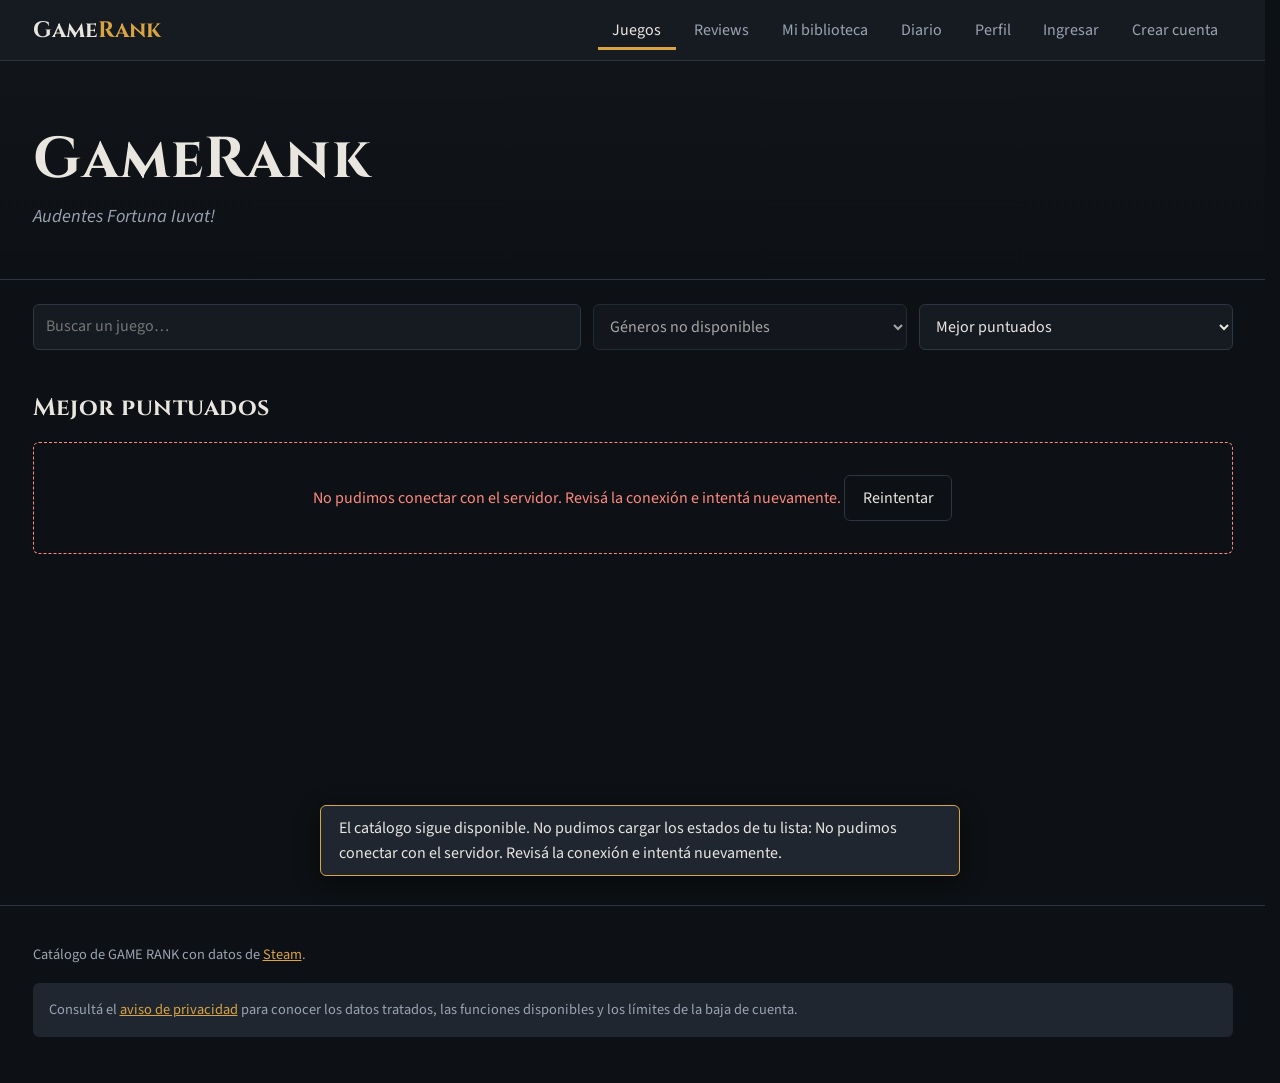
<file: Gamerank_v3/index.html>
<!DOCTYPE html>
<html lang="es">
<head>
  <meta charset="UTF-8">
  <meta name="viewport" content="width=device-width, initial-scale=1.0">
  <meta name="description" content="GameRank: descubrí, puntuá y reseñá videojuegos.">
  <title>Juegos · GameRank</title>
  <link rel="preconnect" href="https://fonts.googleapis.com">
  <link rel="preconnect" href="https://fonts.gstatic.com" crossorigin>
  <link href="https://fonts.googleapis.com/css2?family=Cinzel:wght@600;700&family=Source+Sans+3:wght@400;600&display=optional" rel="stylesheet">
  <link rel="stylesheet" href="css/styles.css">
  <link rel="stylesheet" href="css/auth.css">
</head>
<body>
  <script src="js/app.js"></script>
  <main>
    <section class="hero">
      <div class="container">
        <h1>GameRank</h1>
        <p>Audentes Fortuna Iuvat!</p>
      </div>
    </section>

    <div class="container">
      <form class="toolbar" id="filtros" role="search">
        <label class="sr-only" for="q">Buscar juego</label>
        <input type="search" id="q" placeholder="Buscar un juego…" maxlength="100">
        <label class="sr-only" for="genero">Género</label>
        <select id="genero"><option value="">Todos los géneros</option></select>
        <label class="sr-only" for="orden">Ordenar por</label>
        <select id="orden">
          <option value="puntuacion">Mejor puntuados</option>
          <option value="lanzamiento">Más recientes</option>
          <option value="titulo">Nombre (A-Z)</option>
        </select>
      </form>

      <h2 id="titulo-lista">Mejor puntuados</h2>
      <div id="catalogo-aviso" aria-live="polite"></div>
      <p id="personal-aviso" class="aviso-flotante" role="status" aria-live="polite"></p>
      <div id="resultados" class="grid" aria-live="polite"></div>
      <div id="pager" class="toolbar" style="justify-content:center"></div>
    </div>
  </main>

  <footer class="site-footer">
    <div class="container">
      <p>Catálogo de GAME RANK con datos de <a href="https://store.steampowered.com" target="_blank" rel="noopener">Steam</a>.</p>
      <p class="privacy">Consultá el <a href="reviews.html#privacidad">aviso de privacidad</a> para conocer los datos tratados, las funciones disponibles y los límites de la baja de cuenta.</p>
    </div>
  </footer>

  <script src="js/api.js"></script>
  <script src="js/auth.js"></script>
  <script src="js/catalogo.js"></script>
</body>
</html>
</file>
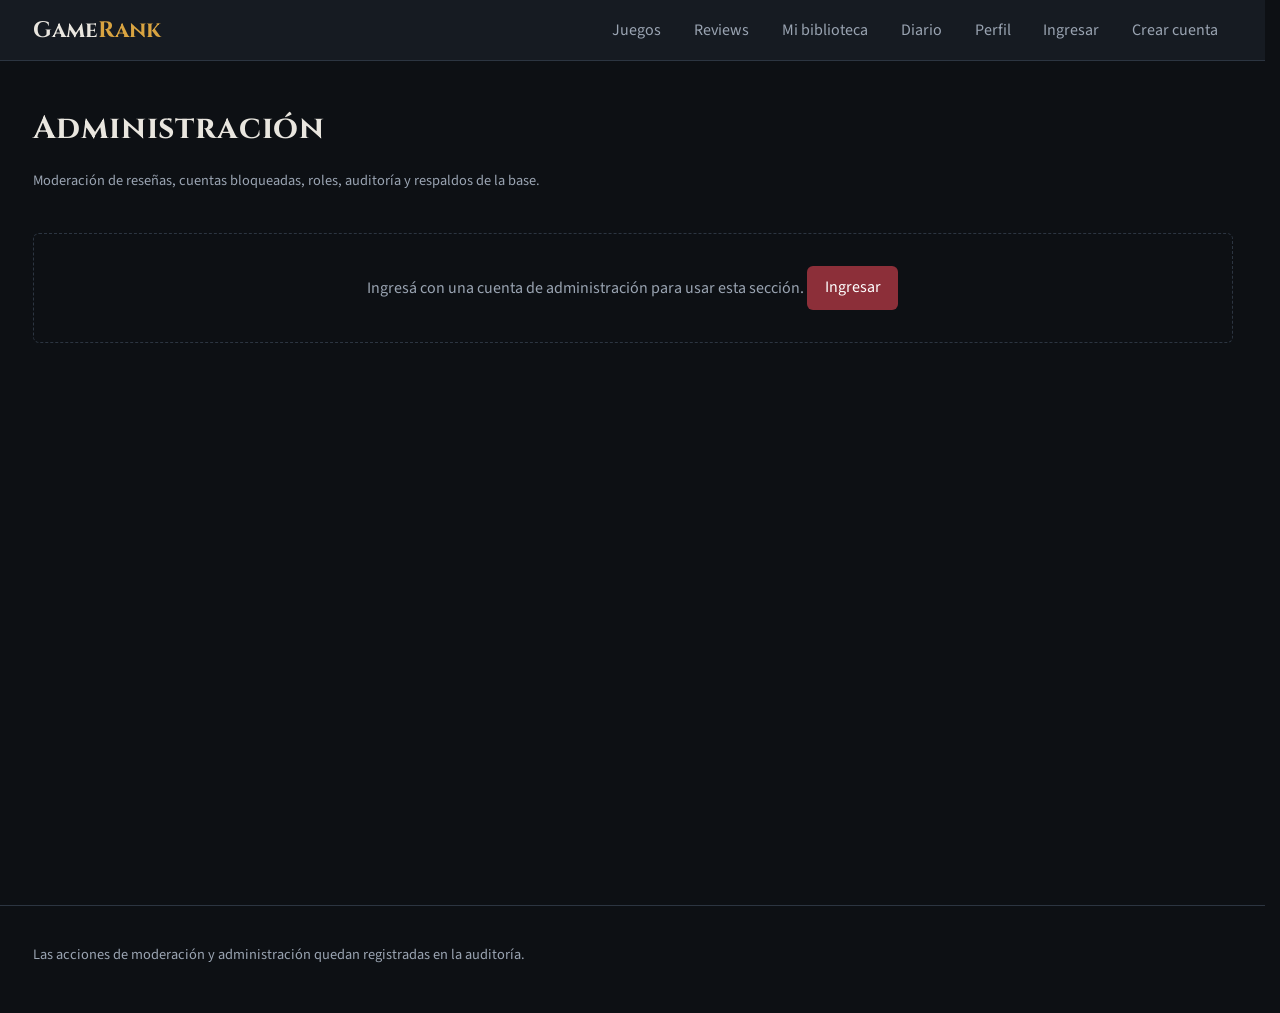
<file: Gamerank_v3/admin.html>
<!DOCTYPE html>
<html lang="es">
<head>
  <meta charset="UTF-8">
  <meta name="viewport" content="width=device-width, initial-scale=1.0">
  <meta name="description" content="Administración de GameRank: moderación, usuarios, auditoría y respaldos.">
  <title>Administración · GameRank</title>
  <link rel="preconnect" href="https://fonts.googleapis.com">
  <link rel="preconnect" href="https://fonts.gstatic.com" crossorigin>
  <link href="https://fonts.googleapis.com/css2?family=Cinzel:wght@600;700&family=Source+Sans+3:wght@400;600&display=optional" rel="stylesheet">
  <link rel="stylesheet" href="css/styles.css">
  <link rel="stylesheet" href="css/auth.css">
  <link rel="stylesheet" href="css/perfiles.css">
</head>
<body>
  <script src="js/app.js"></script>
  <main class="container" id="main">
    <div class="page-head">
      <h1>Administración</h1>
      <p class="meta">Moderación de reseñas, cuentas bloqueadas, roles, auditoría y respaldos de la base.</p>
    </div>
    <div class="tabs" id="secciones" role="tablist" aria-label="Secciones de administración"></div>
    <div id="contenido" aria-live="polite"></div>
  </main>

  <footer class="site-footer">
    <div class="container">
      <p>Las acciones de moderación y administración quedan registradas en la auditoría.</p>
    </div>
  </footer>

  <script src="js/api.js"></script>
  <script src="js/auth.js"></script>
  <script src="js/admin.js"></script>
</body>
</html>
</file>
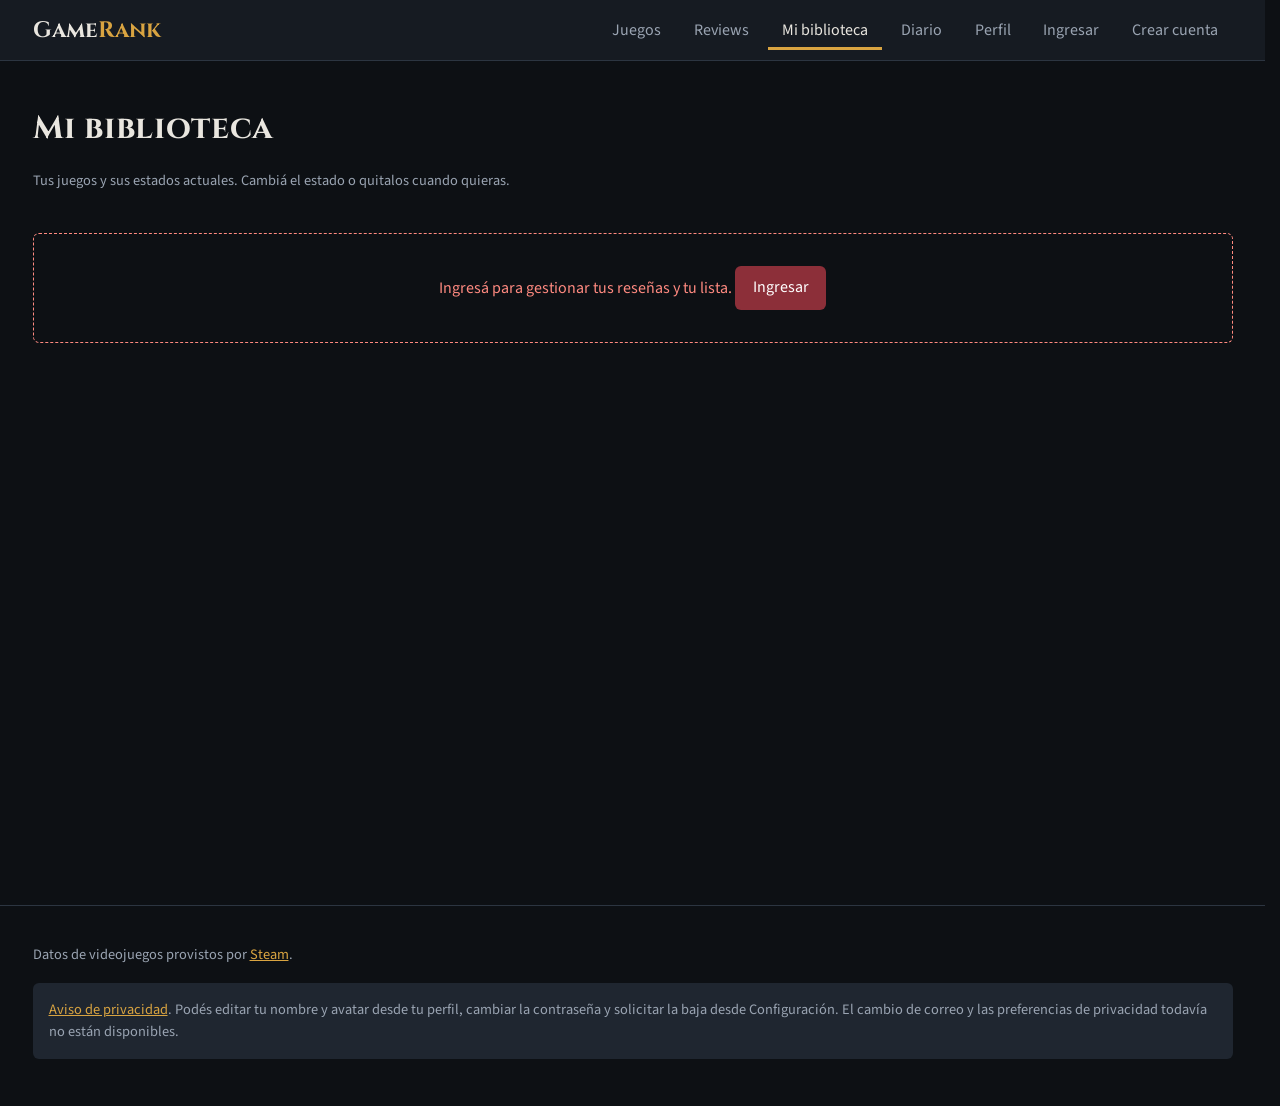
<file: Gamerank_v3/biblioteca.html>
<!DOCTYPE html>
<html lang="es">
<head>
  <meta charset="UTF-8">
  <meta name="viewport" content="width=device-width, initial-scale=1.0">
  <title>Mi biblioteca · GameRank</title>
  <link rel="preconnect" href="https://fonts.googleapis.com">
  <link rel="preconnect" href="https://fonts.gstatic.com" crossorigin>
  <link href="https://fonts.googleapis.com/css2?family=Cinzel:wght@600;700&family=Source+Sans+3:wght@400;600&display=optional" rel="stylesheet">
  <link rel="stylesheet" href="css/styles.css">
  <link rel="stylesheet" href="css/auth.css">
  <link rel="stylesheet" href="css/perfiles.css">
</head>
<body>
  <script src="js/app.js"></script>
  <main class="container" id="main"></main>
  <script src="js/api.js"></script>
  <script src="js/auth.js"></script>
  <script src="js/datos.js"></script>
  <script src="js/perfil-store.js"></script>
  <script src="js/biblioteca.js"></script>
</body>
</html>
</file>
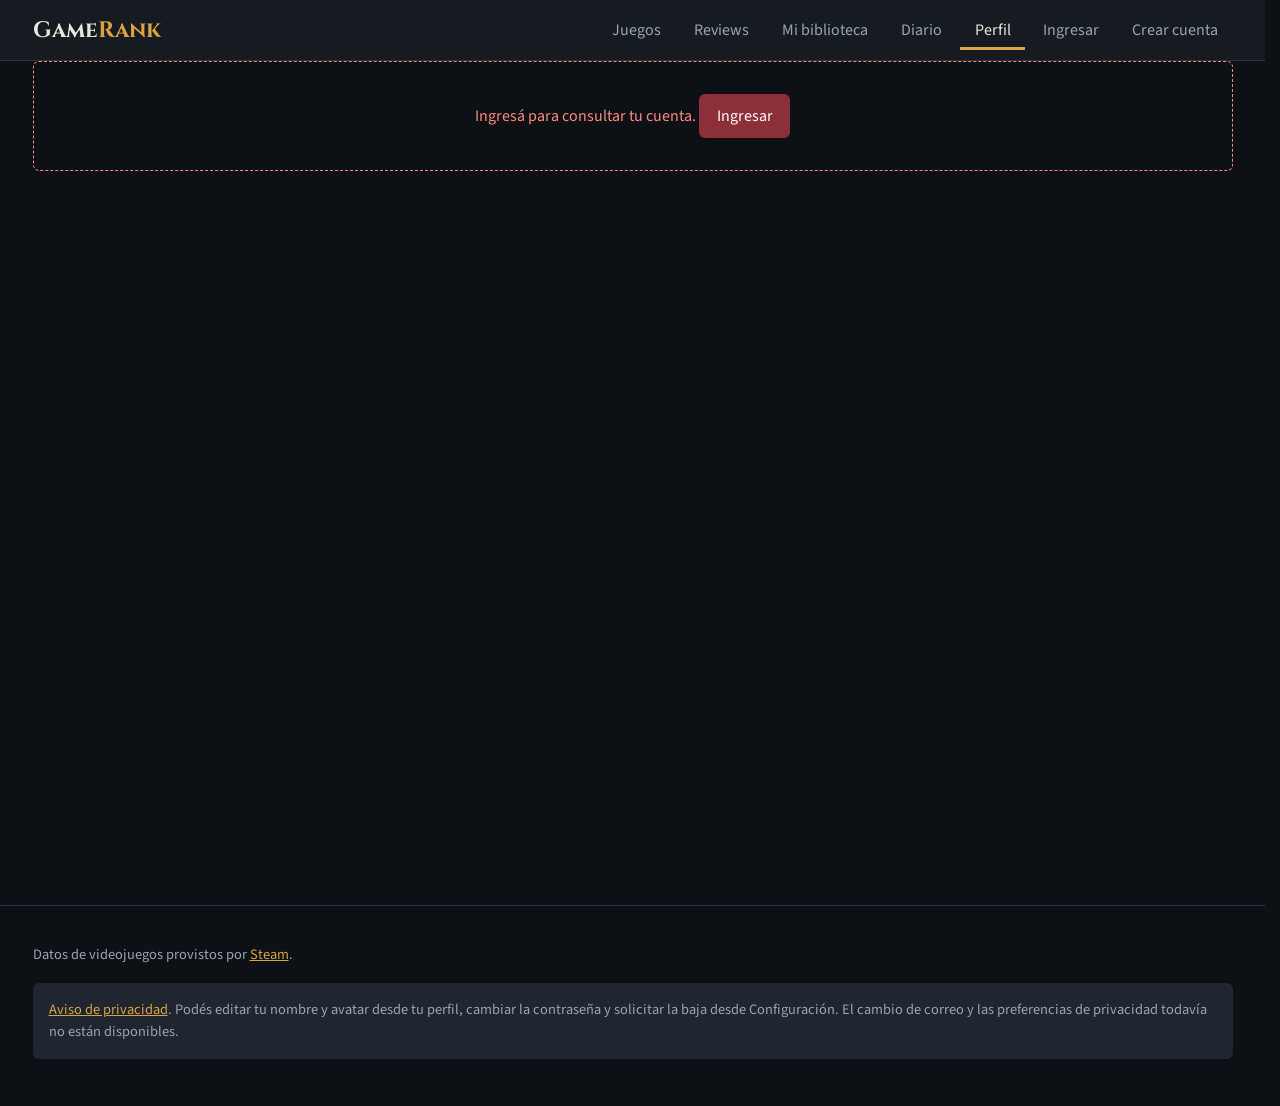
<file: Gamerank_v3/configuracion.html>
<!DOCTYPE html>
<html lang="es">
<head>
  <meta charset="UTF-8">
  <meta name="viewport" content="width=device-width, initial-scale=1.0">
  <title>Configuración · GameRank</title>
  <link rel="preconnect" href="https://fonts.googleapis.com">
  <link rel="preconnect" href="https://fonts.gstatic.com" crossorigin>
  <link href="https://fonts.googleapis.com/css2?family=Cinzel:wght@600;700&family=Source+Sans+3:wght@400;600&display=optional" rel="stylesheet">
  <link rel="stylesheet" href="css/styles.css">
  <link rel="stylesheet" href="css/auth.css">
  <link rel="stylesheet" href="css/perfiles.css">
</head>
<body>
  <script src="js/app.js"></script>
  <main class="container" id="main"></main>
  <script src="js/api.js"></script>
  <script src="js/auth.js"></script>
  <script src="js/datos.js"></script>
  <script src="js/perfil-store.js"></script>
  <script src="js/configuracion.js"></script>
</body>
</html>
</file>
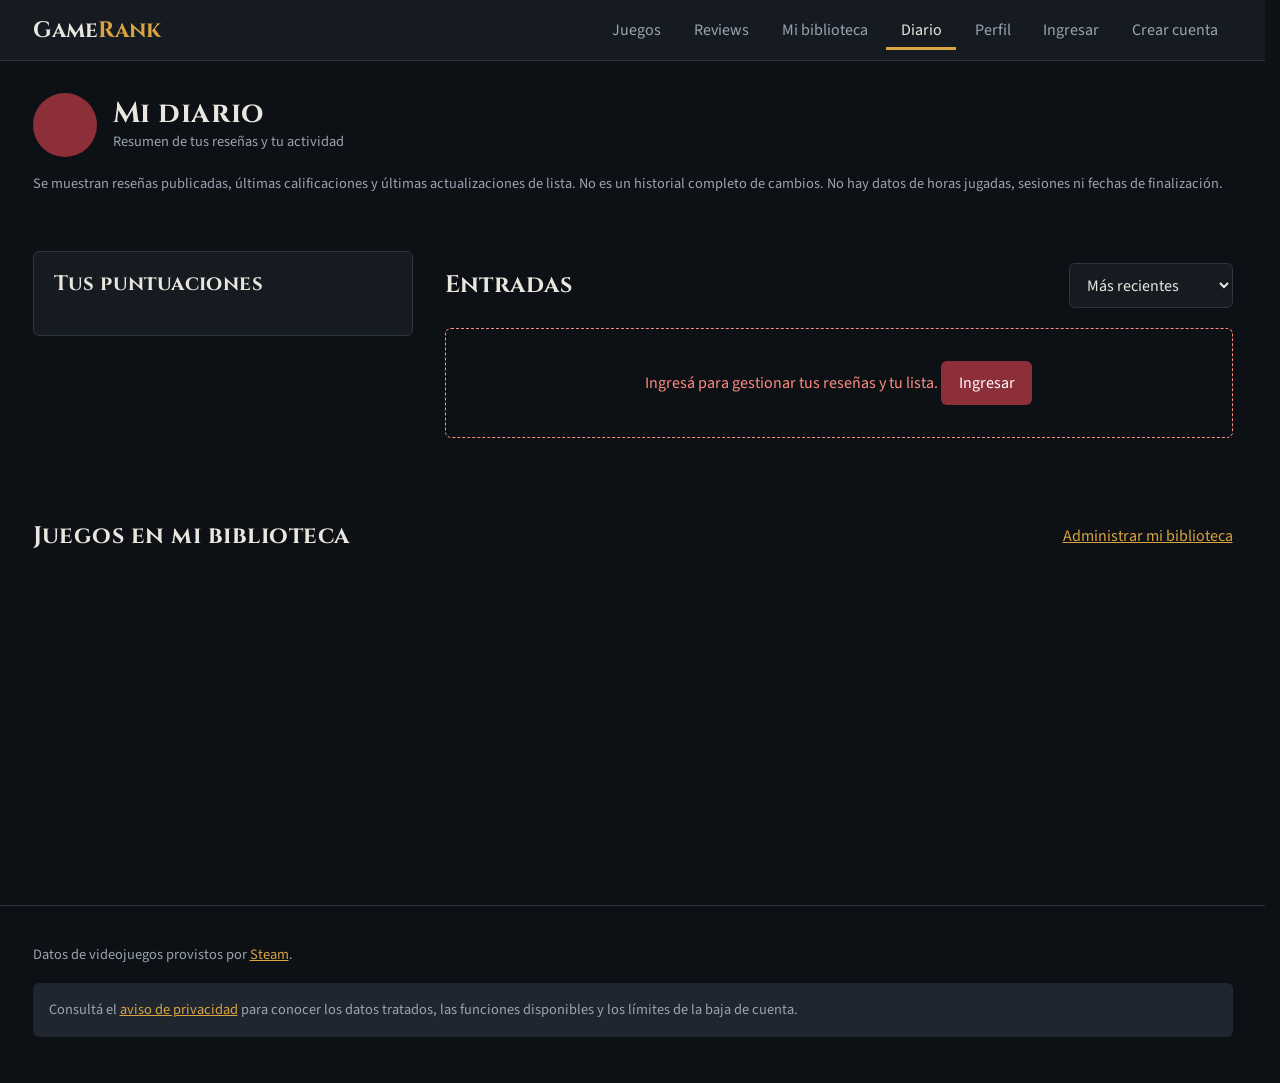
<file: Gamerank_v3/diario.html>
<!DOCTYPE html>
<html lang="es">
<head>
  <meta charset="UTF-8">
  <meta name="viewport" content="width=device-width, initial-scale=1.0">
  <meta name="description" content="Tu diario en GameRank: resumen de tus reseñas, puntajes y lista de juegos.">
  <title>Diario · GameRank</title>
  <link rel="preconnect" href="https://fonts.googleapis.com">
  <link rel="preconnect" href="https://fonts.gstatic.com" crossorigin>
  <link href="https://fonts.googleapis.com/css2?family=Cinzel:wght@600;700&family=Source+Sans+3:wght@400;600&display=optional" rel="stylesheet">
  <link rel="stylesheet" href="css/styles.css">
  <link rel="stylesheet" href="css/auth.css">
  <link rel="stylesheet" href="css/perfiles.css">
</head>
<body>
  <script src="js/app.js"></script>
  <main class="container">
    <div class="profile-head">
      <div class="avatar" id="diario-avatar" aria-hidden="true"></div>
      <div><h1>Mi diario</h1><p class="meta" style="margin:0">Resumen de tus reseñas y tu actividad</p></div>
    </div>

    <p class="meta">Se muestran reseñas publicadas, últimas calificaciones y últimas actualizaciones de lista. No es un historial completo de cambios. No hay datos de horas jugadas, sesiones ni fechas de finalización.</p>
    <div id="diario-aviso" aria-live="polite"></div>
    <section class="stats" id="stats" aria-label="Estadísticas"></section>

    <div class="layout-2col">
      <section class="panel" aria-labelledby="t-dist">
        <h2 id="t-dist">Tus puntuaciones</h2>
        <div id="dist"></div>
      </section>

      <section aria-labelledby="t-diario">
        <div class="list-head">
          <h2 id="t-diario">Entradas</h2>
          <label class="sr-only" for="orden">Ordenar</label>
          <select id="orden">
            <option value="recientes">Más recientes</option>
            <option value="mejor">Mejor puntuados</option>
            <option value="peor">Peor puntuados</option>
          </select>
        </div>
        <div id="entradas" aria-live="polite"></div>
      </section>
    </div>

    <section class="profile-list" aria-labelledby="t-lista">
      <div class="list-head">
        <h2 id="t-lista">Juegos en mi biblioteca</h2>
        <a href="biblioteca.html">Administrar mi biblioteca</a>
      </div>
      <div class="tabs" id="tabs-lista" role="group" aria-label="Filtrar lista por estado"></div>
      <div id="lista-perfil" class="grid compact" aria-live="polite"></div>
    </section>
  </main>

  <footer class="site-footer">
    <div class="container">
      <p>Datos de videojuegos provistos por <a href="https://store.steampowered.com" target="_blank" rel="noopener">Steam</a>.</p>
      <p class="privacy">Consultá el <a href="reviews.html#privacidad">aviso de privacidad</a> para conocer los datos tratados, las funciones disponibles y los límites de la baja de cuenta.</p>
    </div>
  </footer>

  <script src="js/api.js"></script>
  <script src="js/auth.js"></script>
  <script src="js/datos.js"></script>
  <script src="js/perfil-store.js"></script>
  <script src="js/diario.js"></script>
</body>
</html>
</file>
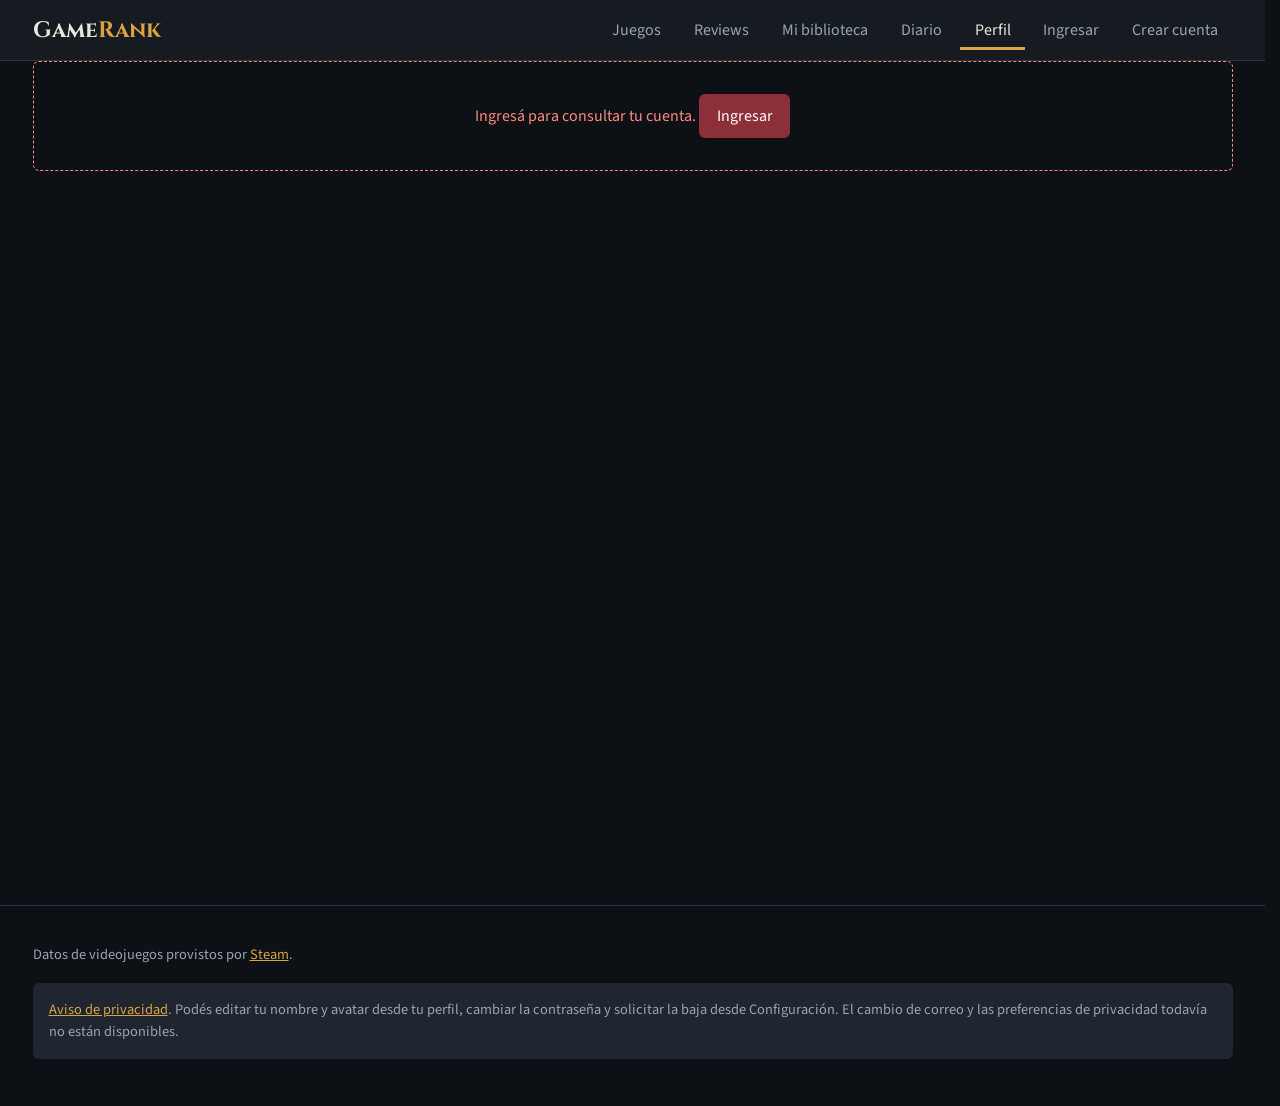
<file: Gamerank_v3/editar-perfil.html>
<!DOCTYPE html>
<html lang="es">
<head>
  <meta charset="UTF-8">
  <meta name="viewport" content="width=device-width, initial-scale=1.0">
  <title>Editar perfil · GameRank</title>
  <link rel="preconnect" href="https://fonts.googleapis.com">
  <link rel="preconnect" href="https://fonts.gstatic.com" crossorigin>
  <link href="https://fonts.googleapis.com/css2?family=Cinzel:wght@600;700&family=Source+Sans+3:wght@400;600&display=optional" rel="stylesheet">
  <link rel="stylesheet" href="css/styles.css">
  <link rel="stylesheet" href="css/auth.css">
  <link rel="stylesheet" href="css/perfiles.css">
</head>
<body>
  <script src="js/app.js"></script>
  <main class="container" id="main"></main>
  <script src="js/api.js"></script>
  <script src="js/auth.js"></script>
  <script src="js/datos.js"></script>
  <script src="js/perfil-store.js"></script>
  <script src="js/editar-perfil.js"></script>
</body>
</html>
</file>
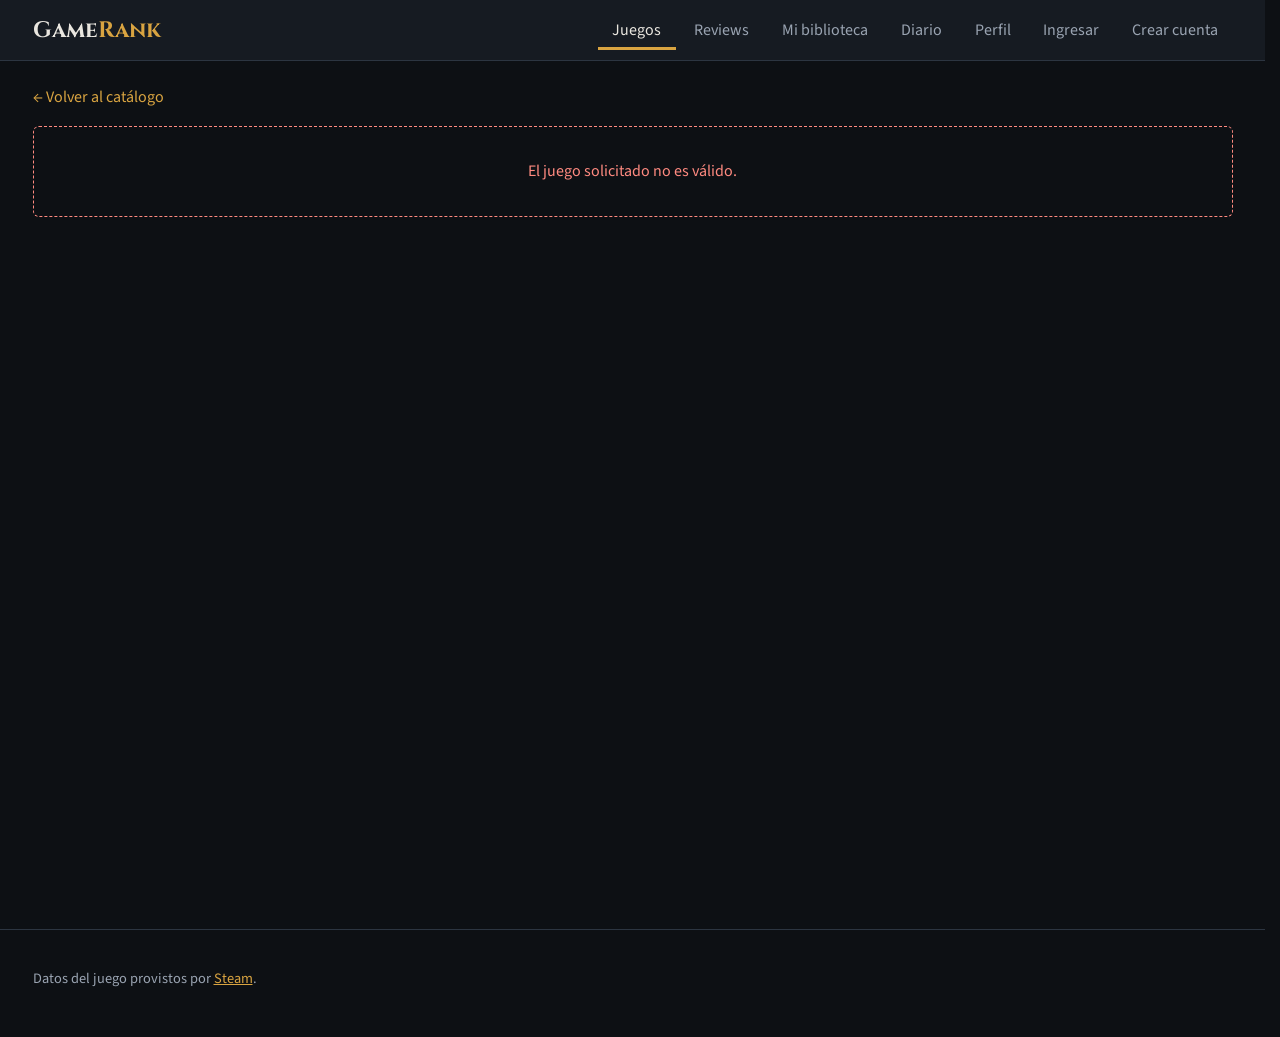
<file: Gamerank_v3/juego.html>
<!DOCTYPE html>
<html lang="es">
<head>
  <meta charset="UTF-8">
  <meta name="viewport" content="width=device-width, initial-scale=1.0">
  <title>Juego · GameRank</title>
  <link rel="preconnect" href="https://fonts.googleapis.com">
  <link rel="preconnect" href="https://fonts.gstatic.com" crossorigin>
  <link href="https://fonts.googleapis.com/css2?family=Cinzel:wght@600;700&family=Source+Sans+3:wght@400;600&display=optional" rel="stylesheet">
  <link rel="stylesheet" href="css/styles.css">
  <link rel="stylesheet" href="css/auth.css">
</head>
<body>
  <script src="js/app.js"></script>
  <main class="container">
    <p class="volver"><a href="index.html">← Volver al catálogo</a></p>
    <div id="ficha" aria-live="polite"></div>
    <p id="ficha-aviso" class="aviso-flotante" role="status" aria-live="polite"></p>
    <section id="ficha-resenas" class="ficha-resenas" aria-labelledby="t-resenas" hidden>
      <div class="list-head">
        <h2 id="t-resenas">Reseñas de este juego</h2>
        <a class="btn" id="escribir" href="reviews.html">Escribir una reseña</a>
      </div>
      <div id="lista" aria-live="polite"></div>
      <div id="resenas-pager" class="toolbar"></div>
    </section>
  </main>

  <footer class="site-footer">
    <div class="container">
      <p>Datos del juego provistos por <a href="https://store.steampowered.com" target="_blank" rel="noopener">Steam</a>.</p>
    </div>
  </footer>

  <script src="js/api.js"></script>
  <script src="js/auth.js"></script>
  <script src="js/datos.js"></script>
  <script src="js/reportes.js"></script>
  <script src="js/juego.js"></script>
</body>
</html>
</file>
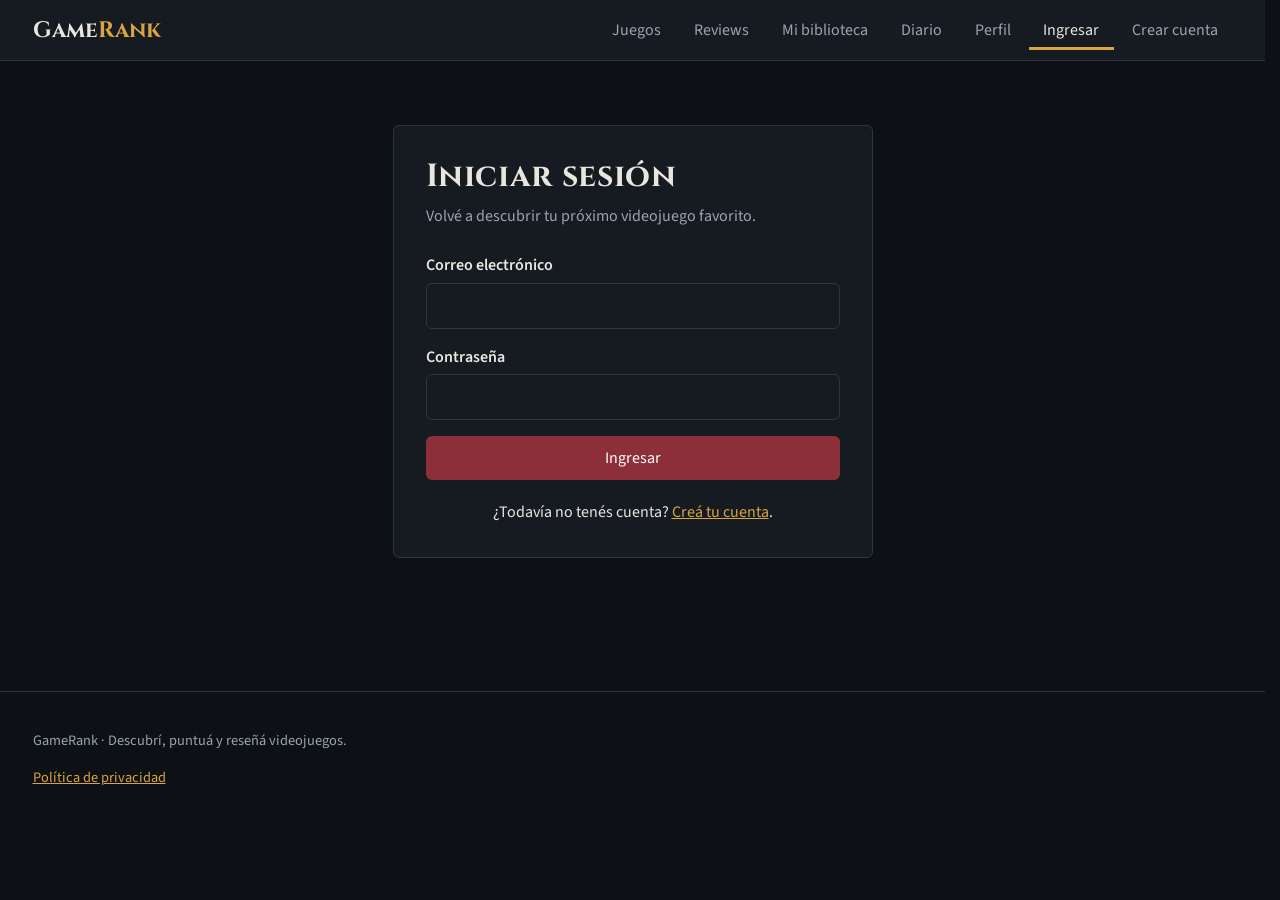
<file: Gamerank_v3/login.html>
<!DOCTYPE html>
<html lang="es">
<head>
  <meta charset="UTF-8">
  <meta name="viewport" content="width=device-width, initial-scale=1.0">
  <meta name="description" content="Ingresá a tu cuenta de GameRank.">
  <title>Iniciar sesión · GameRank</title>
  <link rel="preconnect" href="https://fonts.googleapis.com">
  <link rel="preconnect" href="https://fonts.gstatic.com" crossorigin>
  <link href="https://fonts.googleapis.com/css2?family=Cinzel:wght@600;700&family=Source+Sans+3:wght@400;600&display=optional" rel="stylesheet">
  <link rel="stylesheet" href="css/styles.css">
  <link rel="stylesheet" href="css/auth.css">
</head>
<body data-auth-page="login">
  <script src="js/app.js"></script>
  <main class="container auth-main">
    <section class="panel auth-panel" aria-labelledby="auth-title">
      <h1 id="auth-title">Iniciar sesión</h1>
      <p class="auth-intro">Volvé a descubrir tu próximo videojuego favorito.</p>
      <noscript><p class="field-error">Activá JavaScript para usar este formulario.</p></noscript>
      <form id="auth-form" method="post" novalidate>
        <div class="field">
          <label for="email">Correo electrónico</label>
          <input type="email" id="email" name="email" autocomplete="username" maxlength="255" required aria-describedby="err-email" autocapitalize="none" spellcheck="false">
          <p class="field-error" id="err-email"></p>
        </div>
        <div class="field">
          <label for="password">Contraseña</label>
          <input type="password" id="password" name="password" autocomplete="current-password" required aria-describedby="err-password">
          <p class="field-error" id="err-password"></p>
        </div>
        <p class="auth-form-status" id="form-status" role="alert" tabindex="-1"></p>
        <button class="btn" type="submit">Ingresar</button>
      </form>
      <p class="auth-switch">¿Todavía no tenés cuenta? <a href="register.html">Creá tu cuenta</a>.</p>
    </section>
  </main>

  <footer class="site-footer">
    <div class="container">
      <p>GameRank · Descubrí, puntuá y reseñá videojuegos.</p>
      <a href="reviews.html#privacidad">Política de privacidad</a>
    </div>
  </footer>

  <script src="js/api.js"></script>
  <script src="js/auth.js"></script>
  <script src="js/auth-form.js"></script>
</body>
</html>
</file>
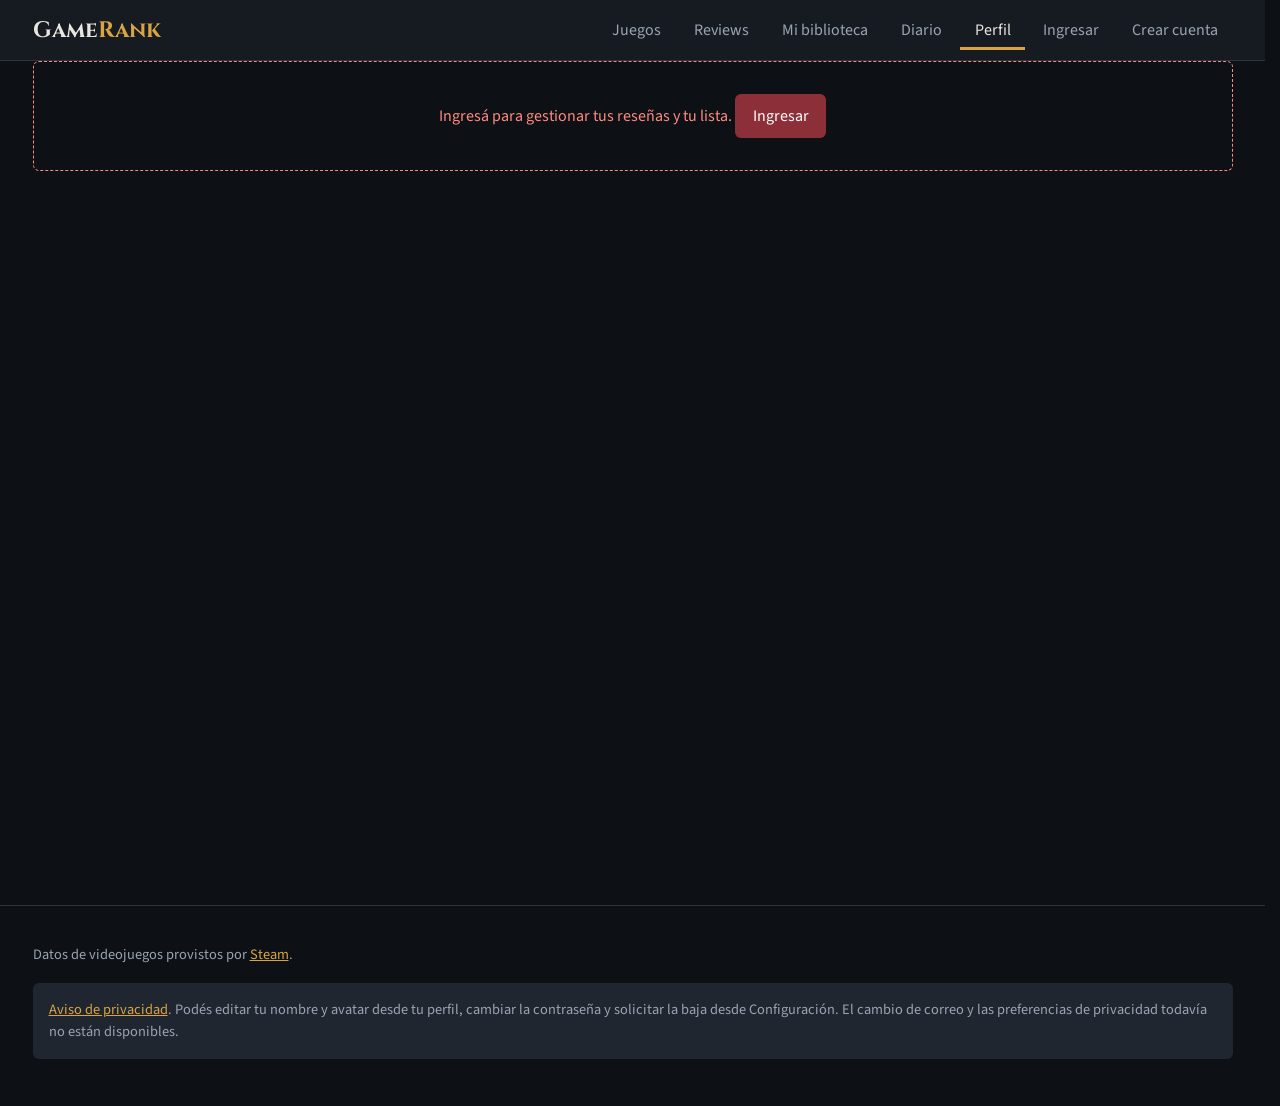
<file: Gamerank_v3/perfil.html>
<!DOCTYPE html>
<html lang="es">
<head>
  <meta charset="UTF-8">
  <meta name="viewport" content="width=device-width, initial-scale=1.0">
  <title>Perfil · GameRank</title>
  <link rel="preconnect" href="https://fonts.googleapis.com">
  <link rel="preconnect" href="https://fonts.gstatic.com" crossorigin>
  <link href="https://fonts.googleapis.com/css2?family=Cinzel:wght@600;700&family=Source+Sans+3:wght@400;600&display=optional" rel="stylesheet">
  <link rel="stylesheet" href="css/styles.css">
  <link rel="stylesheet" href="css/auth.css">
  <link rel="stylesheet" href="css/perfiles.css">
</head>
<body>
  <script src="js/app.js"></script>
  <main class="container" id="main"></main>
  <script src="js/api.js"></script>
  <script src="js/auth.js"></script>
  <script src="js/datos.js"></script>
  <script src="js/perfil-store.js"></script>
  <script src="js/perfil.js"></script>
</body>
</html>
</file>
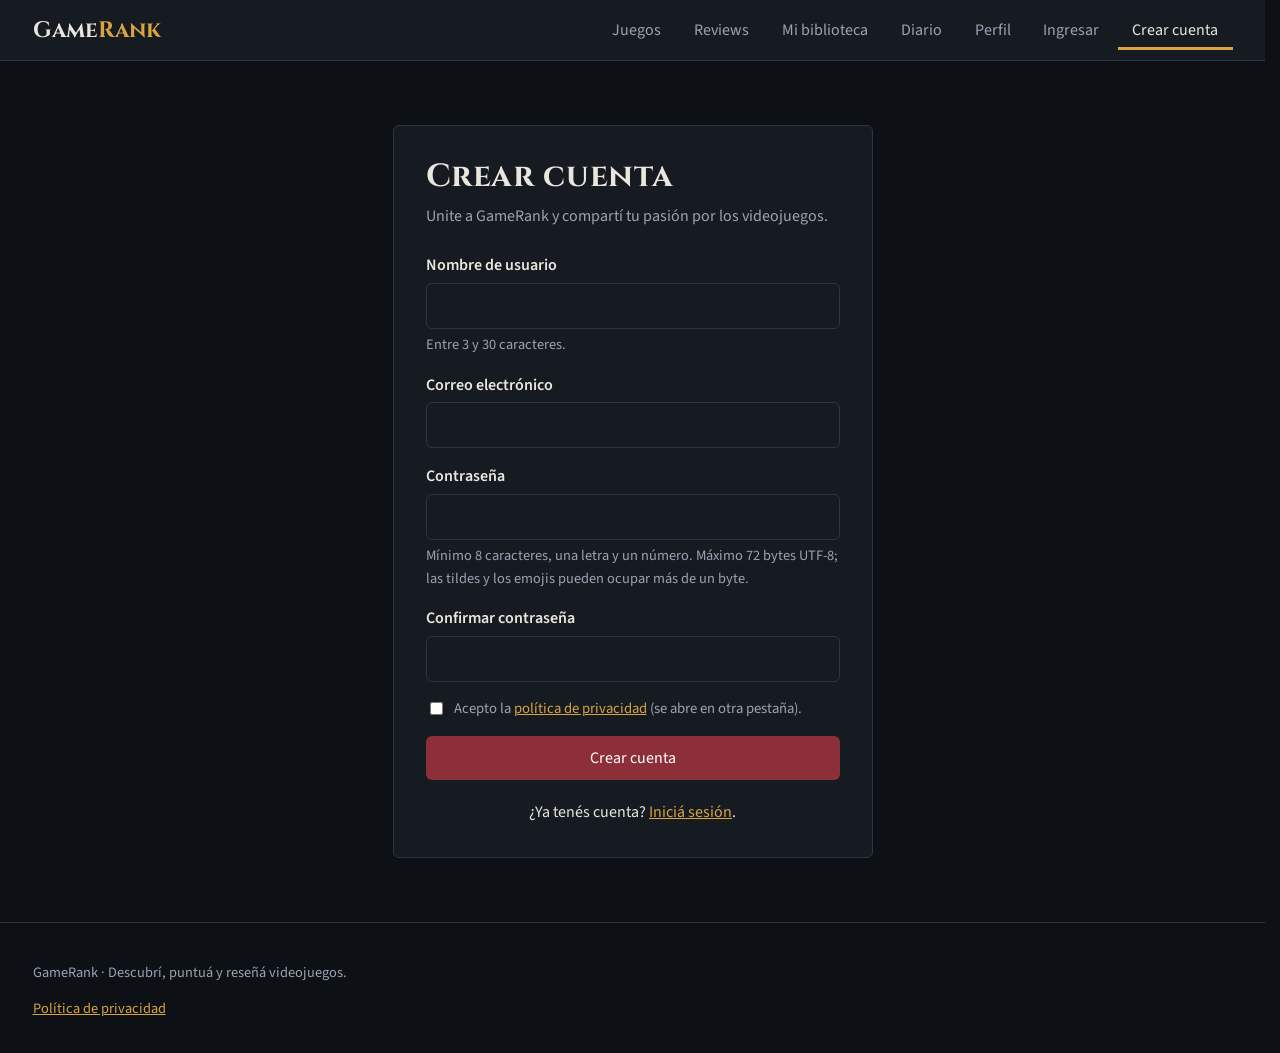
<file: Gamerank_v3/register.html>
<!DOCTYPE html>
<html lang="es">
<head>
  <meta charset="UTF-8">
  <meta name="viewport" content="width=device-width, initial-scale=1.0">
  <meta name="description" content="Creá tu cuenta en GameRank.">
  <title>Crear cuenta · GameRank</title>
  <link rel="preconnect" href="https://fonts.googleapis.com">
  <link rel="preconnect" href="https://fonts.gstatic.com" crossorigin>
  <link href="https://fonts.googleapis.com/css2?family=Cinzel:wght@600;700&family=Source+Sans+3:wght@400;600&display=optional" rel="stylesheet">
  <link rel="stylesheet" href="css/styles.css">
  <link rel="stylesheet" href="css/auth.css">
</head>
<body data-auth-page="register">
  <script src="js/app.js"></script>
  <main class="container auth-main">
    <section class="panel auth-panel" aria-labelledby="auth-title">
      <h1 id="auth-title">Crear cuenta</h1>
      <p class="auth-intro">Unite a GameRank y compartí tu pasión por los videojuegos.</p>
      <noscript><p class="field-error">Activá JavaScript para usar este formulario.</p></noscript>
      <form id="auth-form" method="post" novalidate>
        <div class="field">
          <label for="nombreUsuario">Nombre de usuario</label>
          <input type="text" id="nombreUsuario" name="nombreUsuario" autocomplete="username" minlength="3" maxlength="30" required aria-describedby="hint-nombreUsuario err-nombreUsuario">
          <p class="meta" id="hint-nombreUsuario">Entre 3 y 30 caracteres.</p>
          <p class="field-error" id="err-nombreUsuario"></p>
        </div>
        <div class="field">
          <label for="email">Correo electrónico</label>
          <input type="email" id="email" name="email" autocomplete="email" maxlength="255" required aria-describedby="err-email" autocapitalize="none" spellcheck="false">
          <p class="field-error" id="err-email"></p>
        </div>
        <div class="field">
          <label for="password">Contraseña</label>
          <input type="password" id="password" name="password" autocomplete="new-password" required aria-describedby="hint-password err-password">
          <p class="meta" id="hint-password">Mínimo 8 caracteres, una letra y un número. Máximo 72 bytes UTF-8; las tildes y los emojis pueden ocupar más de un byte.</p>
          <p class="field-error" id="err-password"></p>
        </div>
        <div class="field">
          <label for="confirmPassword">Confirmar contraseña</label>
          <input type="password" id="confirmPassword" name="confirmPassword" autocomplete="new-password" required aria-describedby="err-confirmPassword">
          <p class="field-error" id="err-confirmPassword"></p>
        </div>
        <div class="field">
          <label class="check" for="aceptaPrivacidad">
            <input type="checkbox" id="aceptaPrivacidad" name="aceptaPrivacidad" required aria-describedby="err-aceptaPrivacidad">
            <span>Acepto la <a href="reviews.html#privacidad" target="_blank" rel="noopener">política de privacidad</a> (se abre en otra pestaña).</span>
          </label>
          <p class="field-error" id="err-aceptaPrivacidad"></p>
        </div>
        <p class="auth-form-status" id="form-status" role="alert" tabindex="-1"></p>
        <button class="btn" type="submit">Crear cuenta</button>
      </form>
      <p class="auth-switch">¿Ya tenés cuenta? <a href="login.html">Iniciá sesión</a>.</p>
    </section>
  </main>

  <footer class="site-footer">
    <div class="container">
      <p>GameRank · Descubrí, puntuá y reseñá videojuegos.</p>
      <a href="reviews.html#privacidad">Política de privacidad</a>
    </div>
  </footer>

  <script src="js/api.js"></script>
  <script src="js/auth.js"></script>
  <script src="js/auth-form.js"></script>
</body>
</html>
</file>
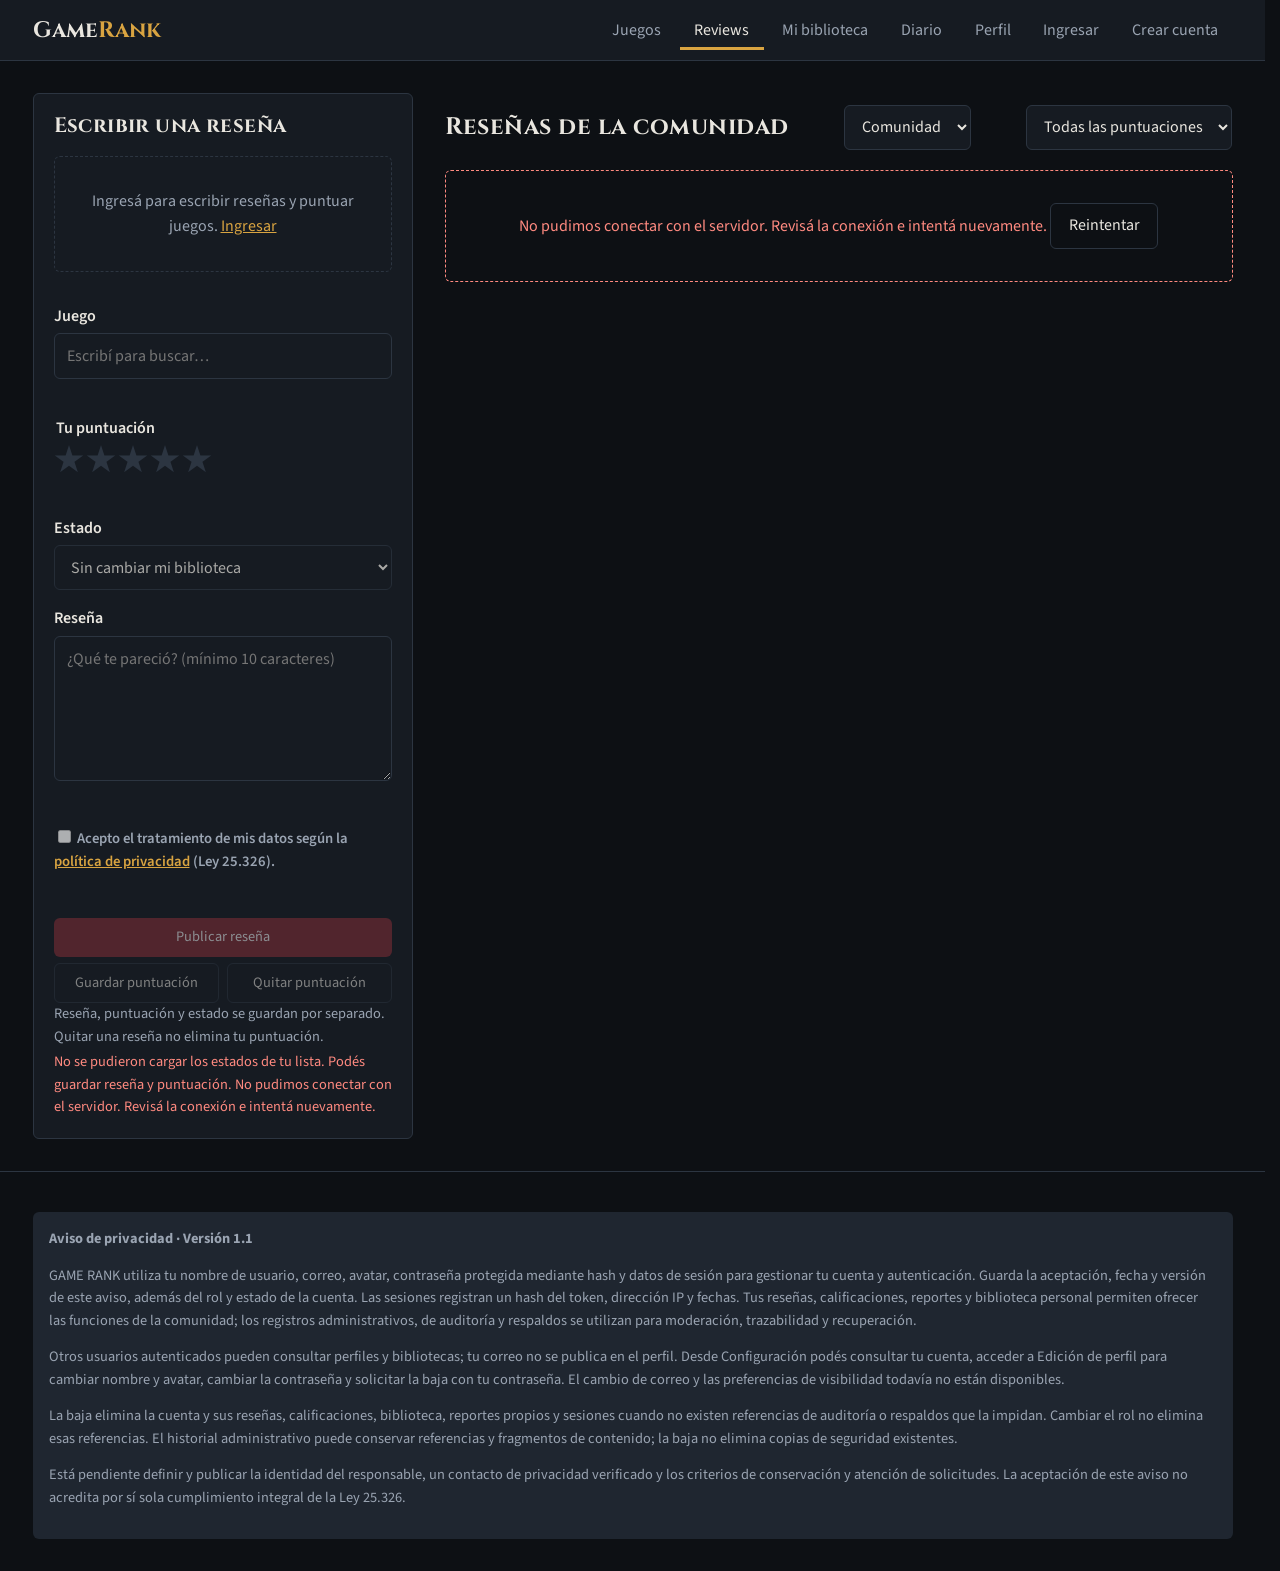
<file: Gamerank_v3/reviews.html>
<!DOCTYPE html>
<html lang="es">
<head>
  <meta charset="UTF-8">
  <meta name="viewport" content="width=device-width, initial-scale=1.0">
  <title>Reviews · GameRank</title>
  <link rel="preconnect" href="https://fonts.googleapis.com">
  <link rel="preconnect" href="https://fonts.gstatic.com" crossorigin>
  <link href="https://fonts.googleapis.com/css2?family=Cinzel:wght@600;700&family=Source+Sans+3:wght@400;600&display=optional" rel="stylesheet">
  <link rel="stylesheet" href="css/styles.css">
  <link rel="stylesheet" href="css/auth.css">
</head>
<body>
  <script src="js/app.js"></script>
  <main class="container layout-2col">
    <section class="panel" aria-labelledby="t-form">
      <h2 id="t-form">Escribir una reseña</h2>
      <p class="status" id="review-login" hidden>Ingresá para escribir reseñas y puntuar juegos. <a href="login.html">Ingresar</a></p>
      <form id="form-review" novalidate>
        <div class="field">
          <label for="juego">Juego</label>
          <input type="text" id="juego" list="sugerencias" autocomplete="off" placeholder="Escribí para buscar…" required>
          <datalist id="sugerencias"></datalist>
          <p class="field-error" id="err-juego"></p>
        </div>
        <fieldset class="field">
          <legend>Tu puntuación</legend>
          <div class="star-input" id="estrellas">
            <input type="radio" name="puntaje" id="s5" value="5"><label for="s5" title="5 estrellas"><span class="sr-only">5 estrellas</span>★</label>
            <input type="radio" name="puntaje" id="s4" value="4"><label for="s4" title="4 estrellas"><span class="sr-only">4 estrellas</span>★</label>
            <input type="radio" name="puntaje" id="s3" value="3"><label for="s3" title="3 estrellas"><span class="sr-only">3 estrellas</span>★</label>
            <input type="radio" name="puntaje" id="s2" value="2"><label for="s2" title="2 estrellas"><span class="sr-only">2 estrellas</span>★</label>
            <input type="radio" name="puntaje" id="s1" value="1"><label for="s1" title="1 estrella"><span class="sr-only">1 estrella</span>★</label>
          </div>
          <p class="field-error" id="err-puntaje"></p>
        </fieldset>
        <div class="field">
          <label for="estado">Estado</label>
          <select id="estado">
            <option value="">Sin cambiar mi biblioteca</option>
          </select>
        </div>
        <div class="field">
          <label for="texto">Reseña</label>
          <textarea id="texto" rows="5" maxlength="2000" placeholder="¿Qué te pareció? (mínimo 10 caracteres)"></textarea>
          <p class="field-error" id="err-texto"></p>
        </div>
        <div class="field">
          <label class="check"><input type="checkbox" id="acepto">
            <span>Acepto el tratamiento de mis datos según la <a href="#privacidad">política de privacidad</a> (Ley 25.326).</span></label>
          <p class="field-error" id="err-acepto"></p>
        </div>
        <div class="card-actions">
          <button class="btn" type="submit" id="publicar">Publicar reseña</button>
          <button class="btn btn-ghost" type="button" id="cancelar" hidden>Cancelar edición</button>
        </div>
        <div class="card-actions">
          <button class="btn btn-ghost" type="button" id="guardar-puntaje">Guardar puntuación</button>
          <button class="btn btn-ghost" type="button" id="quitar-puntaje">Quitar puntuación</button>
        </div>
        <p class="meta">Reseña, puntuación y estado se guardan por separado. Quitar una reseña no elimina tu puntuación.</p>
        <p id="review-aviso" role="status" aria-live="polite"></p>
      </form>
    </section>

    <section aria-labelledby="t-lista">
      <div class="list-head">
        <h2 id="t-lista">Reseñas de la comunidad</h2>
        <label class="sr-only" for="filtro-puntaje">Filtrar por puntuación</label>
        <label class="sr-only" for="alcance">Mostrar reseñas</label>
        <select id="alcance"><option value="comunidad">Comunidad</option><option value="propias">Mis reseñas</option></select>
        <select id="filtro-puntaje">
          <option value="0">Todas las puntuaciones</option>
          <option value="5">5 estrellas</option><option value="4">4 estrellas</option>
          <option value="3">3 estrellas</option><option value="2">2 estrellas</option><option value="1">1 estrella</option>
        </select>
      </div>
      <div id="lista" aria-live="polite"></div>
      <div id="review-pager" class="toolbar"></div>
    </section>
  </main>

  <footer class="site-footer">
    <div class="container">
      <div class="privacy" id="privacidad">
        <strong>Aviso de privacidad · Versión 1.1</strong>
        <p>GAME RANK utiliza tu nombre de usuario, correo, avatar, contraseña protegida mediante hash y datos de sesión para gestionar tu cuenta y autenticación. Guarda la aceptación, fecha y versión de este aviso, además del rol y estado de la cuenta. Las sesiones registran un hash del token, dirección IP y fechas. Tus reseñas, calificaciones, reportes y biblioteca personal permiten ofrecer las funciones de la comunidad; los registros administrativos, de auditoría y respaldos se utilizan para moderación, trazabilidad y recuperación.</p>
        <p>Otros usuarios autenticados pueden consultar perfiles y bibliotecas; tu correo no se publica en el perfil. Desde Configuración podés consultar tu cuenta, acceder a Edición de perfil para cambiar nombre y avatar, cambiar la contraseña y solicitar la baja con tu contraseña. El cambio de correo y las preferencias de visibilidad todavía no están disponibles.</p>
        <p>La baja elimina la cuenta y sus reseñas, calificaciones, biblioteca, reportes propios y sesiones cuando no existen referencias de auditoría o respaldos que la impidan. Cambiar el rol no elimina esas referencias. El historial administrativo puede conservar referencias y fragmentos de contenido; la baja no elimina copias de seguridad existentes.</p>
        <p>Está pendiente definir y publicar la identidad del responsable, un contacto de privacidad verificado y los criterios de conservación y atención de solicitudes. La aceptación de este aviso no acredita por sí sola cumplimiento integral de la Ley 25.326.</p>
      </div>
    </div>
  </footer>

  <script src="js/api.js"></script>
  <script src="js/auth.js"></script>
  <script src="js/datos.js"></script>
  <script src="js/reportes.js"></script>
  <script src="js/reviews.js"></script>
</body>
</html>
</file>
<file: Gamerank_v3/css/styles.css>
:root {
  --bg: #0d1014;
  --surface: #161b22;
  --surface-2: #1f2630;
  --line: #2c3541;
  --text: #e9e6df;
  --muted: #9aa4b2;
  --gold: #d9a441;        --wine: #8c2f39;        --wine-hover: #a63a46;
  --error: #ff8a80;
  --radius: 6px;
}
*, *::before, *::after { box-sizing: border-box; }
html { scroll-behavior: smooth; scrollbar-gutter: stable; }
main { min-height: calc(100vh - 3.5rem); }
body {
  margin: 0; background: var(--bg); color: var(--text);
  font-family: 'Source Sans 3', 'Trebuchet MS', sans-serif; line-height: 1.55;
}
h1, h2, h3 { font-family: 'Cinzel', Georgia, serif; letter-spacing: .02em; line-height: 1.2; }
a { color: var(--gold); }
:focus-visible { outline: 3px solid var(--gold); outline-offset: 2px; }
.sr-only { position: absolute; width: 1px; height: 1px; overflow: hidden; clip: rect(0 0 0 0); }
.container { width: min(1200px, 100% - 2rem); margin-inline: auto; }

.site-header { position: sticky; top: 0; z-index: 10; background: var(--surface); border-bottom: 1px solid var(--line); }
.site-header .container { display: flex; align-items: center; justify-content: space-between; gap: 1rem; padding-block: .6rem; }
.logo { font-family: 'Cinzel', Georgia, serif; font-size: 1.4rem; font-weight: 700; color: var(--text); text-decoration: none; }
.logo span { color: var(--gold); }
.nav { display: flex; gap: .25rem; }
.nav a { color: var(--muted); text-decoration: none; padding: .5rem .9rem; border-radius: var(--radius); }
.nav a:hover { color: var(--text); background: var(--surface-2); }
.nav a[aria-current="page"] { color: var(--text); box-shadow: inset 0 -3px 0 var(--gold); border-radius: 0; }
.nav-toggle { display: none; background: none; border: 1px solid var(--line); color: var(--text); padding: .4rem .7rem; border-radius: var(--radius); font-size: 1rem; }
@media (max-width: 960px) {
  .nav-toggle { display: block; }
  .nav { display: none; position: absolute; top: 100%; left: 0; right: 0; flex-direction: column; background: var(--surface); border-bottom: 1px solid var(--line); padding: .5rem 1rem; }
  .nav.open { display: flex; }
}

.hero { padding: 4rem 0 3rem; border-bottom: 1px solid var(--line);
  background: linear-gradient(180deg, rgba(13,16,20,.55), var(--bg)), var(--hero-img, none) center/cover, var(--surface); }
.hero h1 { font-size: clamp(2rem, 6vw, 3.6rem); margin: 0; }
.hero p { margin: .5rem 0 0; font-style: italic; color: var(--muted); font-size: 1.15rem; }

.toolbar { display: flex; flex-wrap: wrap; gap: .75rem; padding-block: 1.5rem; }
.btn-link { background: none; border: 0; padding: 0; font: inherit; color: var(--gold); text-decoration: underline; cursor: pointer; }
.fin-catalogo { text-align: center; }
input, select, textarea, button { font: inherit; }
input[type="search"], input[type="text"], input[type="email"], .field input[type="password"], select, textarea {
  background: var(--surface); color: var(--text); border: 1px solid var(--line);
  border-radius: var(--radius); padding: .6rem .8rem; width: 100%;
}
.toolbar input[type="search"] { flex: 2 1 240px; }
.toolbar select { flex: 1 1 160px; width: auto; }
.btn { background: var(--wine); color: #fff; border: 0; border-radius: var(--radius); padding: .6rem 1.1rem; cursor: pointer; text-decoration: none; display: inline-block; }
.btn:hover { background: var(--wine-hover); }
.btn:disabled { opacity: .5; cursor: not-allowed; }
.btn-ghost { background: transparent; border: 1px solid var(--line); color: var(--text); }
.btn-ghost:hover { background: var(--surface-2); }

.grid { display: grid; grid-template-columns: repeat(auto-fill, minmax(220px, 1fr)); gap: 1.1rem; padding-bottom: 2rem; }
.card { background: var(--surface); border: 1px solid var(--line); border-radius: var(--radius); overflow: hidden; display: flex; flex-direction: column; }
.card:hover { border-color: var(--gold); }
.card img { width: 100%; aspect-ratio: 16/10; object-fit: cover; display: block; background: var(--surface-2); }
.card-body { padding: .85rem; display: flex; flex-direction: column; gap: .35rem; flex: 1; }
.card h3 { margin: 0; font-size: 1.05rem; }
.meta { color: var(--muted); font-size: .9rem; margin: 0; }
.card .btn { margin-top: auto; text-align: center; }
.stars { color: var(--gold); letter-spacing: .1em; white-space: nowrap; }

.status { padding: 2rem; text-align: center; color: var(--muted); border: 1px dashed var(--line); border-radius: var(--radius); margin-bottom: 2rem; }
.status.error { color: var(--error); border-color: var(--error); }

.layout-2col { display: grid; grid-template-columns: minmax(280px, 380px) 1fr; gap: 2rem; padding-block: 2rem; align-items: start; }
@media (max-width: 800px) { .layout-2col { grid-template-columns: 1fr; } }
.panel { background: var(--surface); border: 1px solid var(--line); border-radius: var(--radius); padding: 1.25rem; }
.panel h2 { margin-top: 0; font-size: 1.3rem; }
.field { margin-bottom: 1rem; }
.field label, .field legend { display: block; margin-bottom: .3rem; font-weight: 600; }
.field-error { color: var(--error); font-size: .9rem; min-height: 1.2em; margin: .2rem 0 0; }
fieldset { border: 0; padding: 0; margin: 0 0 1rem; }
.check { display: flex; gap: .5rem; align-items: flex-start; font-size: .92rem; color: var(--muted); }
.check input { margin-top: .3rem; }

.star-input { display: inline-flex; flex-direction: row-reverse; justify-content: flex-end; }
.star-input input { position: absolute; opacity: 0; }
.star-input label { font-size: 2rem; color: var(--line); cursor: pointer; margin: 0; line-height: 1; padding-right: .1em; }
.star-input label:hover, .star-input label:hover ~ label,
.star-input input:checked ~ label { color: var(--gold); }
.star-input input:focus-visible + label { outline: 3px solid var(--gold); outline-offset: 2px; }

.review { border-bottom: 1px solid var(--line); padding: 1rem 0; display: grid; gap: .3rem; }
.review:last-child { border-bottom: 0; }
.review h3 { margin: 0; font-size: 1.1rem; }
.review p { margin: 0; }
.review-actions { display: flex; gap: .5rem; margin-top: .4rem; }
.report { display: grid; gap: .4rem; justify-items: start; }
.report .btn-link { font-size: .9rem; color: var(--muted); }
.report .btn-link:disabled { cursor: default; text-decoration: none; }
.report-form { width: 100%; max-width: 32rem; background: var(--surface-2); border-radius: var(--radius); padding: .8rem; }
.report-form .field { margin-bottom: .6rem; }
.report-form textarea { width: 100%; }
.list-head { display: flex; justify-content: space-between; align-items: center; gap: 1rem; flex-wrap: wrap; margin-bottom: .5rem; }
.list-head select { width: auto; }

.card-actions { margin-top: auto; display: flex; gap: .5rem; flex-wrap: wrap; padding-top: .4rem; }
.card-actions .btn { flex: 1; margin-top: 0; font-size: .9rem; padding: .5rem .6rem; text-align: center; }
.tabs { display: flex; flex-wrap: wrap; gap: .5rem; padding-block: 1.5rem 1rem; }
.tab { background: var(--surface); color: var(--muted); border: 1px solid var(--line); border-radius: 999px; padding: .45rem 1rem; cursor: pointer; }
.tab:hover { color: var(--text); }
.tab[aria-pressed="true"] { background: var(--gold); border-color: var(--gold); color: #1a1405; font-weight: 600; }
.card select { padding: .4rem .6rem; }
.page-head { padding-top: 1.75rem; }
.page-head h2 { margin: 0 0 .25rem; }

.site-footer { border-top: 1px solid var(--line); padding: 1.5rem 0 2rem; color: var(--muted); font-size: .9rem; }
.privacy { background: var(--surface-2); padding: 1rem; border-radius: var(--radius); margin-top: 1rem; }
@media (prefers-reduced-motion: reduce) { html { scroll-behavior: auto; } }
.grid > .status { grid-column: 1 / -1; }

.card-actions select { flex: 1.35; min-width: 0; }

.profile-head { display: flex; align-items: center; gap: 1rem; padding-block: 2rem 1rem; }
.avatar { width: 64px; height: 64px; border-radius: 50%; background: var(--wine); display: grid; place-items: center; font-family: 'Cinzel', Georgia, serif; font-size: 1.8rem; }
.profile-head h1 { margin: 0; font-size: 1.8rem; }
.stats { display: grid; grid-template-columns: repeat(auto-fit, minmax(150px, 1fr)); gap: 1rem; margin-bottom: 1.5rem; }
.stat { background: var(--surface); border: 1px solid var(--line); border-radius: var(--radius); padding: 1rem; }
.stat strong { display: block; font-family: 'Cinzel', Georgia, serif; font-size: 2rem; color: var(--gold); line-height: 1.1; }
.stat span { color: var(--muted); font-size: .9rem; }
.dist-row { display: grid; grid-template-columns: 3.2rem 1fr 2rem; gap: .6rem; align-items: center; margin-bottom: .35rem; font-size: .9rem; }
.dist-bar { background: var(--surface-2); height: .7rem; border-radius: 99px; overflow: hidden; }
.dist-bar > i { display: block; height: 100%; background: var(--gold); }
.month { font-size: 1rem; text-transform: capitalize; color: var(--muted); border-bottom: 1px solid var(--line); padding-bottom: .4rem; margin: 1.5rem 0 .5rem; }
.entry { display: grid; grid-template-columns: 2.5rem 1fr auto; gap: .9rem; padding: .8rem 0; border-bottom: 1px solid var(--line); align-items: start; }
.entry .day { font-family: 'Cinzel', Georgia, serif; font-size: 1.4rem; color: var(--muted); text-align: center; }
.entry h3 { margin: 0; font-size: 1.05rem; }
.entry p { margin: .2rem 0 0; }
.badge { display: inline-block; font-size: .8rem; padding: .15rem .6rem; border-radius: 99px; border: 1px solid var(--line); color: var(--muted); align-self: flex-start; }
.badge[data-estado="Quiero jugarlo"] { color: var(--gold); border-color: var(--gold); }
.badge[data-estado="Abandonado"] { color: var(--error); border-color: var(--error); }
.profile-list { padding-bottom: 2rem; }
.profile-list .tabs { padding-block: .5rem 1rem; }
.grid.compact { grid-template-columns: repeat(auto-fill, minmax(170px, 1fr)); }
.aviso-flotante { position: fixed; left: 50%; bottom: 1.5rem; transform: translateX(-50%); z-index: 20; margin: 0; max-width: calc(100% - 2rem); background: var(--surface-2); border: 1px solid var(--gold); color: var(--text); padding: .6rem 1.1rem; border-radius: var(--radius); box-shadow: 0 6px 24px rgba(0,0,0,.45); }
.aviso-flotante:empty { display: none; }

.card-link { color: inherit; text-decoration: none; }
.card-link:hover { color: var(--gold); }
.volver { margin: 1.5rem 0 1rem; }
.volver a { text-decoration: none; }
.ficha { display: grid; grid-template-columns: minmax(260px, 460px) 1fr; gap: 2rem; align-items: start; padding-bottom: 2rem; }
.ficha-portada { width: 100%; aspect-ratio: 460/215; object-fit: cover; border-radius: var(--radius); border: 1px solid var(--line); background: var(--surface-2); }
.ficha-info h1 { margin: 0 0 .5rem; font-size: clamp(1.6rem, 4vw, 2.4rem); }
.ficha-puntaje { margin: 0 0 1rem; font-size: 1.1rem; }
.ficha-sinopsis { margin: 0 0 1.25rem; }
.ficha-datos { display: grid; grid-template-columns: max-content 1fr; gap: .4rem 1rem; margin: 0 0 1rem; }
.ficha-datos dt { color: var(--muted); }
.ficha-datos dd { margin: 0; }
.ficha-info .card-actions { align-items: center; }
.ficha-info .card-actions .btn { flex: 0 1 auto; }
.ficha-info .card-actions select { flex: 0 1 260px; width: auto; }
.ficha-resenas { border-top: 1px solid var(--line); padding: 1.5rem 0 2rem; }
@media (max-width: 800px) { .ficha { grid-template-columns: 1fr; } }
</file>
<file: Gamerank_v3/css/auth.css>
[hidden] { display: none !important; }
.site-header .container { flex-wrap: wrap; }
.nav { align-items: center; flex-wrap: wrap; }
.auth-nav { display: flex; align-items: center; gap: .25rem; flex-wrap: wrap; }
.session-user { color: var(--gold); padding: .5rem .9rem; overflow-wrap: anywhere; max-width: 16rem; }
.auth-nav .btn { padding: .5rem .9rem; }
.session-status { color: var(--gold); padding-block: .75rem; margin-block: 0; overflow-wrap: anywhere; }
.auth-main { min-height: 70vh; padding-block: clamp(2rem, 6vw, 4rem); }
.auth-panel { width: min(100%, 480px); margin-inline: auto; padding: clamp(1.25rem, 4vw, 2rem); }
.auth-panel h1 { margin: 0 0 .5rem; font-size: clamp(1.5rem, 5vw, 2rem); }
.auth-intro { color: var(--muted); margin: 0 0 1.5rem; }
.auth-panel input[type="password"] { background: var(--surface); color: var(--text); border: 1px solid var(--line); border-radius: var(--radius); padding: .6rem .8rem; width: 100%; }
.auth-panel [aria-invalid="true"] { border-color: var(--error); }
.auth-panel .check { display: flex; font-weight: 400; }
.auth-panel .check input { flex-shrink: 0; accent-color: var(--gold); }
.auth-panel .btn { width: 100%; }
.auth-panel .field-error:empty { display: none; }
.auth-panel .meta { margin-top: .35rem; }
.auth-switch { text-align: center; margin: 1.25rem 0 0; }
.auth-form-status { color: var(--error); overflow-wrap: anywhere; margin: 0 0 1rem; }
.auth-form-status:empty { display: none; }
@media (max-width: 960px) {
  .nav { align-items: stretch; }
  .auth-nav { align-items: stretch; flex-direction: column; border-top: 1px solid var(--line); margin-top: .25rem; padding-top: .5rem; }
  .session-user { max-width: none; }
  .auth-nav .btn { text-align: left; }
}
</file>
<file: Gamerank_v3/css/perfiles.css>
.avatar img { width: 100%; height: 100%; border-radius: 50%; object-fit: cover; }
.avatar.grande { width: 96px; height: 96px; font-size: 2.6rem; overflow: hidden; }
.form-panel { max-width: 560px; margin-block: 2rem; }
.form-panel + .form-panel { margin-top: -.5rem; }
.btn-danger { background: #a12a2a; }
.btn-danger:hover { background: #c23535; }
.aviso { min-height: 1.4em; margin: .5rem 0 0; color: var(--error); }
.aviso.ok { color: var(--gold); }
.row-btns { display: flex; gap: .6rem; flex-wrap: wrap; margin-top: .5rem; }
.admin-controles { display: flex; flex-wrap: wrap; gap: 1rem; align-items: flex-start; }
.admin-controles .field { flex: 1 1 200px; }
.tabla-admin { overflow-x: auto; margin-bottom: 1rem; }
.tabla-admin table { width: 100%; border-collapse: collapse; font-size: .92rem; }
.tabla-admin th, .tabla-admin td { text-align: left; padding: .6rem .5rem; border-bottom: 1px solid var(--line); vertical-align: middle; }
.tabla-admin th { color: var(--muted); font-weight: 600; white-space: nowrap; }
.tabla-admin td select { width: auto; min-width: 11rem; }
.tabla-admin .review-actions { margin-top: 0; flex-wrap: wrap; }
</file>
